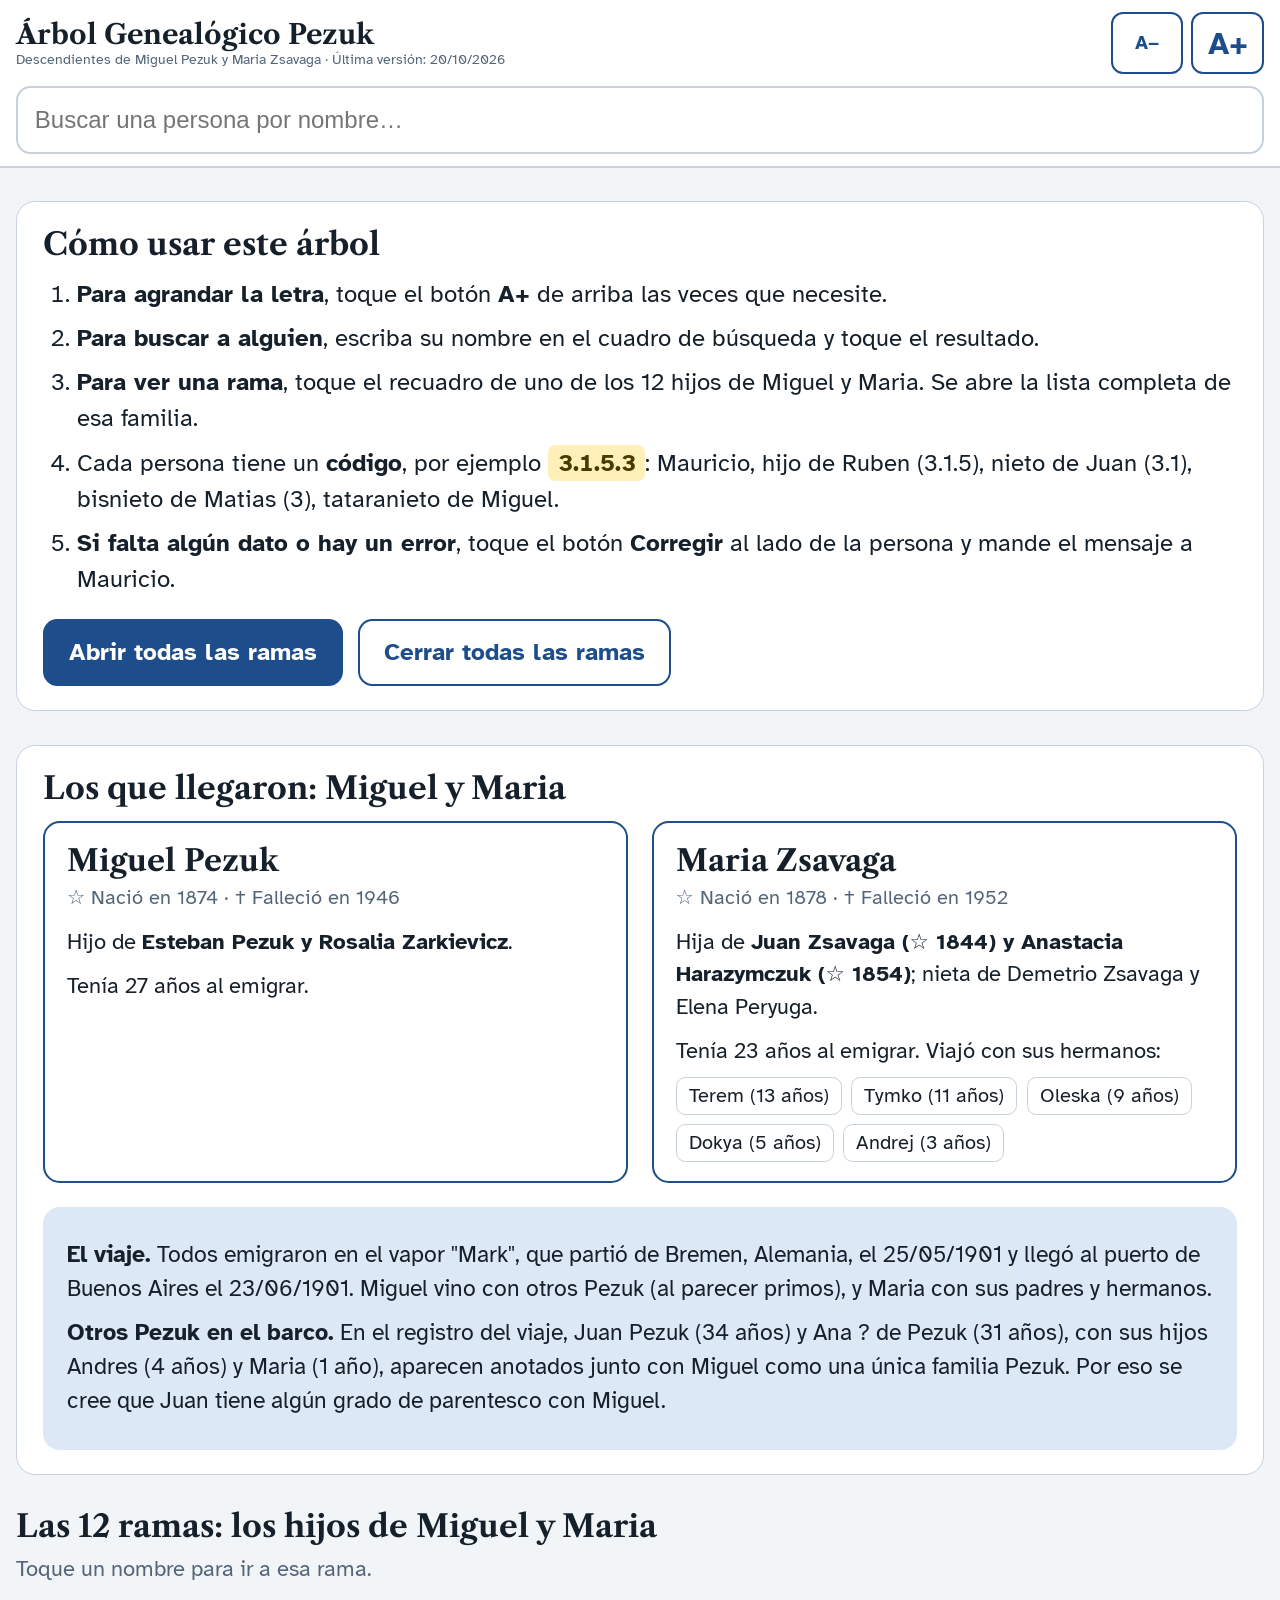
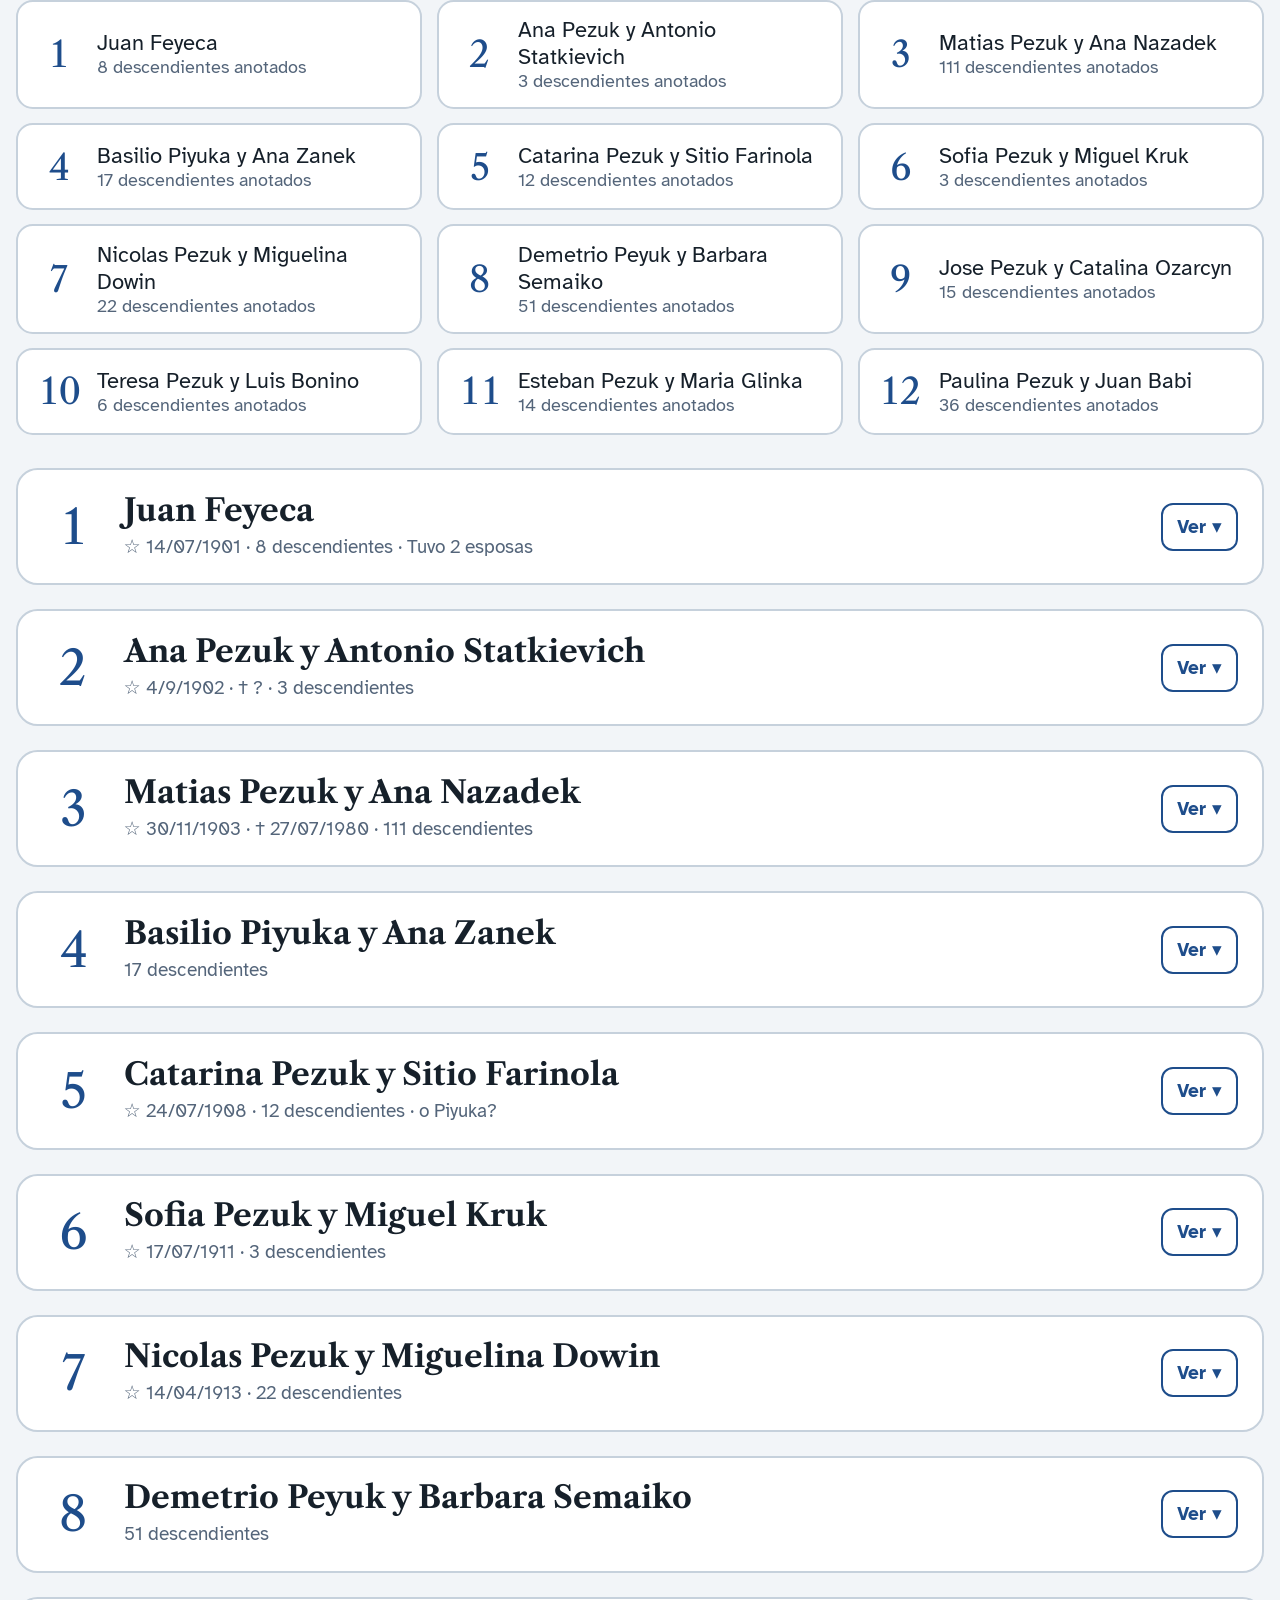
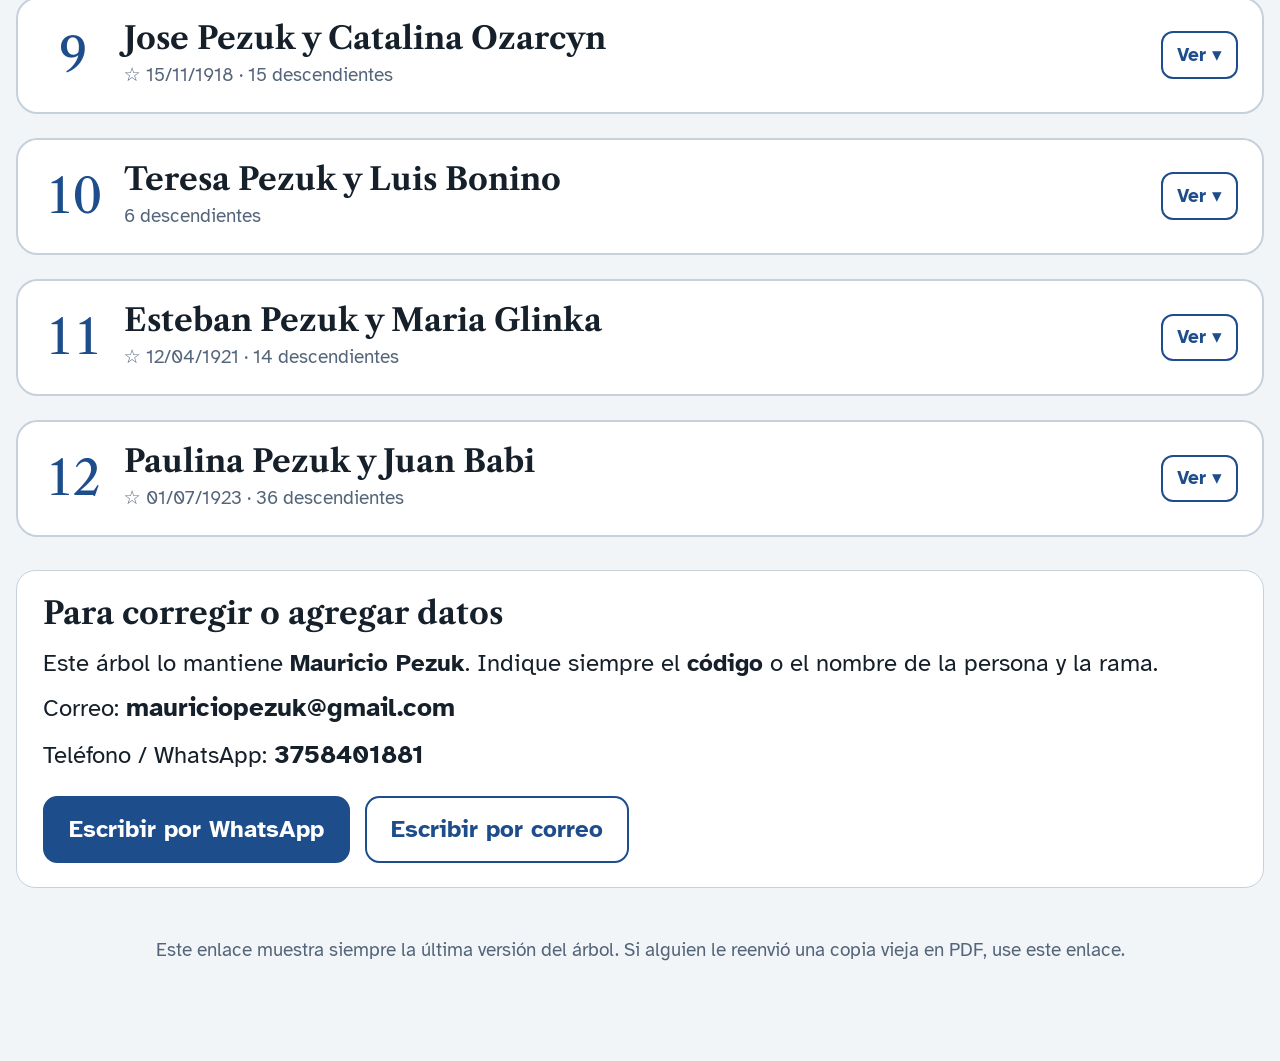
<file: index.html>
<!doctype html>
<html lang="es">
<head>
<meta charset="utf-8">
<meta name="viewport" content="width=device-width, initial-scale=1, viewport-fit=cover">
<title>Árbol Genealógico Pezuk</title>
<meta name="description" content="Árbol genealógico de la familia Pezuk, descendientes de Miguel Pezuk y Maria Zsavaga. Letra grande, búsqueda por nombre y botón para enviar correcciones.">
<meta property="og:title" content="Árbol Genealógico Pezuk">
<meta property="og:description" content="Descendientes de Miguel Pezuk y Maria Zsavaga. Busque a su familia y envíe correcciones.">
<meta property="og:type" content="website">
<meta name="theme-color" content="#1E4D8B">
<link rel="icon" href="data:image/svg+xml,%3Csvg xmlns='http://www.w3.org/2000/svg' viewBox='0 0 64 64'%3E%3Ccircle cx='32' cy='24' r='20' fill='%231E4D8B'/%3E%3Crect x='28' y='38' width='8' height='22' rx='2' fill='%231E4D8B'/%3E%3C/svg%3E">
<link rel="preconnect" href="https://fonts.googleapis.com">
<link rel="preconnect" href="https://fonts.gstatic.com" crossorigin>
<link rel="stylesheet" href="https://fonts.googleapis.com/css2?family=Atkinson+Hyperlegible:ital,wght@0,400;0,700;1,400&family=Libre+Caslon+Text:ital,wght@0,400;0,700;1,400&display=swap">
<link rel="stylesheet" href="estilos.css">
</head>
<body>
<header class="top">
  <div class="wrap">
    <h1>Árbol Genealógico Pezuk <small>Descendientes de Miguel Pezuk y Maria Zsavaga · Última versión: <span id="ver"></span></small></h1>
    <div class="sizer" role="group" aria-label="Tamaño de letra">
      <button type="button" id="smaller" class="small" aria-label="Letra más chica" title="Letra más chica">A−</button>
      <button type="button" id="bigger" class="big" aria-label="Letra más grande" title="Letra más grande">A+</button>
    </div>
    <div class="search">
      <input type="search" id="q" placeholder="Buscar una persona por nombre…" autocomplete="off" aria-label="Buscar una persona">
      <div class="results" id="results" hidden></div>
    </div>
  </div>
</header>

<div class="wrap">

<section class="card howto">
  <h2>Cómo usar este árbol</h2>
  <ol>
    <li><b>Para agrandar la letra</b>, toque el botón <b>A+</b> de arriba las veces que necesite.</li>
    <li><b>Para buscar a alguien</b>, escriba su nombre en el cuadro de búsqueda y toque el resultado.</li>
    <li><b>Para ver una rama</b>, toque el recuadro de uno de los 12 hijos de Miguel y Maria. Se abre la lista completa de esa familia.</li>
    <li>Cada persona tiene un <b>código</b>, por ejemplo <span class="k">3.1.5.3</span>: Mauricio, hijo de Ruben (3.1.5), nieto de Juan (3.1), bisnieto de Matias (3), tataranieto de Miguel.</li>
    <li><b>Si falta algún dato o hay un error</b>, toque el botón <b>Corregir</b> al lado de la persona y mande el mensaje a Mauricio.</li>
  </ol>
  <div class="actions">
    <button type="button" class="btn" id="openall">Abrir todas las ramas</button>
    <button type="button" class="btn ghost" id="closeall">Cerrar todas las ramas</button>
  </div>
</section>

<section class="card" id="fundadores">
  <h2>Los que llegaron: Miguel y Maria</h2>
  <div class="founders" id="founders"></div>
  <div class="story" id="story"></div>
</section>

<section>
  <h2 style="font-size:1.3rem;margin-top:.4rem">Las 12 ramas: los hijos de Miguel y Maria</h2>
  <p style="color:var(--muted);margin:.3rem 0 0;font-size:.9rem">Toque un nombre para ir a esa rama.</p>
  <div class="index" id="index"></div>
</section>

<section id="ramas"></section>

<section class="card contactbox" id="contacto">
  <h2>Para corregir o agregar datos</h2>
  <p>Este árbol lo mantiene <b>Mauricio Pezuk</b>. Indique siempre el <b>código</b> o el nombre de la persona y la rama.</p>
  <p>Correo: <span class="big" id="mail"></span></p>
  <p>Teléfono / WhatsApp: <span class="big" id="tel"></span></p>
  <div class="actions">
    <a class="btn" id="walink" target="_blank" rel="noopener">Escribir por WhatsApp</a>
    <a class="btn ghost" id="maillink">Escribir por correo</a>
  </div>
</section>

<footer>Este enlace muestra siempre la última versión del árbol. Si alguien le reenvió una copia vieja en PDF, use este enlace.</footer>
</div>

<script src="datos.js"></script>
<script src="app.js"></script>
</body>
</html>
</file>
<file: estilos.css>
/* Reset mínimo */
[hidden]{display:none!important}
img{max-width:100%}
:root{padding-top:env(safe-area-inset-top,0px);padding-bottom:env(safe-area-inset-bottom,0px)}

/* Layout: one calm column, ledger-style branch headings, big tap targets; every person is a row with a yellow code tag like the original chart. */
:root{
  --bg:#F2F5F8; --surface:#FFFFFF; --surface-2:#E9EFF5; --ink:#16202A; --muted:#54657A; --line:#C6D1DC;
  --accent:#1E4D8B; --accent-ink:#FFFFFF; --accent-soft:#DDE8F6;
  --code-bg:#FFEFB8; --code-ink:#4A3A00; --focus:#C2410C; --hl:#FFF4C2; --ok:#1F7A3E;
  --f-body:"Atkinson Hyperlegible","Verdana","Segoe UI",system-ui,sans-serif;
  --f-display:"Libre Caslon Text","Georgia","Times New Roman",serif;
  --base:24px;
}
@media (prefers-color-scheme: dark){ :root:not([data-theme="light"]){
  --bg:#0F161D; --surface:#1A232D; --surface-2:#232E3A; --ink:#EEF2F6; --muted:#A9B6C3; --line:#34434F;
  --accent:#8DBCF5; --accent-ink:#0B1A2C; --accent-soft:#223549;
  --code-bg:#4E4212; --code-ink:#FFE89A; --focus:#FDBA74; --hl:#4A3F12; --ok:#7BD494; color-scheme:dark } }
:root[data-theme="dark"]{
  --bg:#0F161D; --surface:#1A232D; --surface-2:#232E3A; --ink:#EEF2F6; --muted:#A9B6C3; --line:#34434F;
  --accent:#8DBCF5; --accent-ink:#0B1A2C; --accent-soft:#223549;
  --code-bg:#4E4212; --code-ink:#FFE89A; --focus:#FDBA74; --hl:#4A3F12; --ok:#7BD494; color-scheme:dark }

html{font-size:var(--base)}
@media (max-width:640px){ html{--base:20px} }
*{box-sizing:border-box}
body{margin:0;background:var(--bg);color:var(--ink);font-family:var(--f-body);line-height:1.5;font-size:1rem;
  padding-left:max(16px,env(safe-area-inset-left,0px));padding-right:max(16px,env(safe-area-inset-right,0px));padding-block:0 4rem}
body::before{content:"";position:fixed;inset:0 0 auto;height:env(safe-area-inset-top,0px);z-index:10;background:var(--surface)}
.wrap{max-width:58rem;margin:0 auto}
h1,h2,h3{font-family:var(--f-display);line-height:1.2;text-wrap:balance;margin:0}
button{font:inherit;color:inherit}
:focus-visible{outline:4px solid var(--focus);outline-offset:3px}
a{color:var(--accent)}

/* Sticky toolbar */
.top{position:sticky;top:env(safe-area-inset-top,0px);z-index:9;background:var(--surface);border-bottom:2px solid var(--line);
  margin:0 calc(-1*max(16px,env(safe-area-inset-left,0px))) 0 calc(-1*max(16px,env(safe-area-inset-right,0px)));
  padding-left:max(16px,env(safe-area-inset-left,0px));padding-right:max(16px,env(safe-area-inset-right,0px));padding-block:.5rem}
.top .wrap{display:flex;flex-wrap:wrap;gap:.5rem .75rem;align-items:center}
.top h1{font-size:1.15rem;flex:1 1 12rem;min-width:0}
.top h1 small{display:block;font-family:var(--f-body);font-size:.6rem;color:var(--muted);font-weight:400}
.sizer{display:flex;gap:.35rem;align-items:center}
.sizer button{min-width:3rem;height:2.6rem;border:2px solid var(--accent);background:var(--surface);color:var(--accent);border-radius:.5rem;cursor:pointer;font-weight:700;padding:0 .6rem;line-height:1}
.sizer button:hover{background:var(--accent-soft)}
.sizer .big{font-size:1.3rem}
.sizer .small{font-size:.8rem}
.search{flex:1 1 100%;position:relative}
.search input{width:100%;height:2.8rem;font-size:1rem;padding:0 .7rem 0 .7rem;border:2px solid var(--line);border-radius:.6rem;background:var(--surface);color:var(--ink)}
.search input:focus{border-color:var(--accent)}
.results{position:absolute;left:0;right:0;top:calc(100% + .3rem);background:var(--surface);border:2px solid var(--accent);border-radius:.6rem;max-height:60vh;overflow:auto;box-shadow:0 .5rem 1.5rem rgba(0,0,0,.18);z-index:20}
.results .r{display:block;width:100%;text-align:left;border:0;border-bottom:1px solid var(--line);background:none;padding:.6rem .7rem;cursor:pointer}
.results .r:hover,.results .r:focus{background:var(--accent-soft)}
.results .r b{display:block}
.results .r span{color:var(--muted);font-size:.8rem}
.results .none{padding:.7rem;color:var(--muted)}

/* Sections */
section{margin-top:1.4rem}
.card{background:var(--surface);border:1px solid var(--line);border-radius:.8rem;padding:1rem 1.1rem}
.card h2{font-size:1.3rem;margin-bottom:.5rem}
.howto ol{margin:.3rem 0 0;padding-left:1.4rem}
.howto li{margin:.35rem 0}
.howto .k{display:inline-block;background:var(--code-bg);color:var(--code-ink);font-weight:700;padding:0 .4rem;border-radius:.3rem;font-variant-numeric:tabular-nums}
.actions{display:flex;flex-wrap:wrap;gap:.6rem;margin-top:.9rem}
.btn{height:2.8rem;padding:0 1rem;border-radius:.6rem;border:2px solid var(--accent);background:var(--accent);color:var(--accent-ink);font-weight:700;cursor:pointer;display:inline-flex;align-items:center;gap:.4rem;text-decoration:none}
.btn.ghost{background:var(--surface);color:var(--accent)}
.btn:hover{filter:brightness(1.08)}

/* Founders */
.founders{display:grid;grid-template-columns:1fr 1fr;gap:1rem;margin-top:.6rem}
@media (max-width:640px){.founders{grid-template-columns:1fr}}
.founder{border:2px solid var(--accent);border-radius:.7rem;padding:.8rem .9rem;background:var(--surface)}
.founder h3{font-size:1.25rem}
.founder .d{color:var(--muted);font-size:.85rem;margin-top:.2rem}
.founder p{margin:.5rem 0 0;font-size:.9rem}
.story{margin-top:1rem;padding:.9rem 1rem;background:var(--accent-soft);border-radius:.7rem;font-size:.95rem}
.story p{margin:.4rem 0}
.sib{display:flex;flex-wrap:wrap;gap:.4rem;margin-top:.4rem}
.sib span{background:var(--surface);border:1px solid var(--line);border-radius:.4rem;padding:.1rem .5rem;font-size:.85rem}

/* Branch index */
.index{display:grid;grid-template-columns:repeat(auto-fill,minmax(14rem,1fr));gap:.6rem;margin-top:.6rem}
.index a{display:flex;gap:.6rem;align-items:center;text-decoration:none;color:var(--ink);background:var(--surface);border:2px solid var(--line);border-radius:.7rem;padding:.6rem .7rem;min-height:3.4rem}
.index a:hover{border-color:var(--accent);background:var(--accent-soft)}
.index .n{font-family:var(--f-display);font-size:1.5rem;color:var(--accent);min-width:2rem;text-align:center;font-variant-numeric:tabular-nums}
.index .t{font-size:.9rem;line-height:1.25}
.index .t small{display:block;color:var(--muted);font-size:.75rem}

/* Branches */
.rama{background:var(--surface);border:2px solid var(--line);border-radius:.9rem;margin-top:1rem;scroll-margin-top:7rem}
.rama[open]{border-color:var(--accent)}
.rama summary{list-style:none;cursor:pointer;display:flex;gap:.8rem;align-items:center;padding:.9rem 1rem;min-height:4rem}
.rama summary::-webkit-details-marker{display:none}
.rama summary .n{font-family:var(--f-display);font-size:2rem;color:var(--accent);min-width:2.6rem;text-align:center;line-height:1;font-variant-numeric:tabular-nums}
.rama summary .t{flex:1;min-width:0}
.rama summary h2{font-size:1.3rem}
.rama summary .meta{color:var(--muted);font-size:.8rem;margin-top:.15rem}
.rama summary .arrow{font-size:.8rem;color:var(--accent);font-weight:700;white-space:nowrap;border:2px solid var(--accent);border-radius:.5rem;padding:.3rem .6rem}
.rama[open] summary .arrow .o{display:none}
.rama:not([open]) summary .arrow .c{display:none}
.rama .body{padding:.2rem 1rem 1rem;border-top:1px solid var(--line)}
.rama .body > .per{margin-top:.6rem}

/* People */
.per{scroll-margin-top:8rem}
.row{display:flex;gap:.6rem;align-items:flex-start;padding:.45rem .5rem;border-radius:.5rem;position:relative}
.row.hl{background:var(--hl);box-shadow:0 0 0 3px var(--focus) inset}
.code{flex:none;background:var(--code-bg);color:var(--code-ink);font-weight:700;padding:.05rem .45rem;border-radius:.35rem;font-size:.85rem;font-variant-numeric:tabular-nums;margin-top:.2rem;min-width:2.2rem;text-align:center}
.code.none{background:var(--surface-2);color:var(--muted);font-weight:400}
.who{flex:1;min-width:0}
.who .nm{font-weight:700}
.who .sp{font-weight:400}
.who .sp::before{content:" y "}
.dates{color:var(--muted);font-size:.8rem;margin-top:.1rem}
.dates span{display:inline-block;margin-right:.7rem}
.note{font-size:.8rem;color:var(--muted);font-style:italic}
.fix{flex:none;height:2.2rem;padding:0 .6rem;border-radius:.5rem;border:2px solid var(--line);background:var(--surface);color:var(--muted);cursor:pointer;font-size:.75rem;font-weight:700}
.fix:hover{border-color:var(--accent);color:var(--accent)}
.kids{margin-left:1.1rem;padding-left:.9rem;border-left:3px solid var(--line);margin-top:.15rem;margin-bottom:.4rem}
.kids-label{font-size:.75rem;text-transform:uppercase;letter-spacing:.06em;color:var(--muted);margin:.3rem 0 .1rem .5rem;font-weight:700}
.per[data-gen="0"] > .row .nm{font-size:1.1rem}
.per[data-gen="0"] > .kids{border-left-color:var(--accent)}

/* Correction panel */
.fixpanel{margin:.3rem 0 .6rem 2.8rem;background:var(--surface-2);border:2px solid var(--accent);border-radius:.7rem;padding:.8rem}
.fixpanel label{display:block;font-weight:700;margin-bottom:.3rem}
.fixpanel textarea{width:100%;min-height:6rem;font:inherit;font-size:.95rem;padding:.5rem;border:2px solid var(--line);border-radius:.5rem;background:var(--surface);color:var(--ink);resize:vertical}
.fixpanel .contact{font-size:.85rem;color:var(--muted);margin-top:.5rem}
.fixpanel .contact b{color:var(--ink);user-select:all}
.toast{position:fixed;left:50%;bottom:calc(1.5rem + env(safe-area-inset-bottom,0px));transform:translateX(-50%);background:var(--ink);color:var(--bg);padding:.7rem 1.1rem;border-radius:.6rem;font-weight:700;z-index:30;box-shadow:0 .5rem 1.2rem rgba(0,0,0,.25)}

.contactbox{margin-top:1.4rem}
.contactbox p{margin:.3rem 0}
.contactbox .big{font-size:1.1rem;font-weight:700;user-select:all;word-break:break-all}
footer{margin-top:2rem;color:var(--muted);font-size:.8rem;text-align:center}

@media (prefers-reduced-motion:no-preference){ .row{transition:background .3s} }
@media print{
  html{--base:16px}
  .rama summary .arrow,footer{display:none}
  .howto{display:none}
  .top .sizer,.search,.actions,.fix,.fixpanel,.index{display:none!important}
  .top{position:static;border:0}
  .rama{break-inside:auto;border-color:#999}
  .per{break-inside:avoid}
  body{background:#fff;color:#000}
}
</file>
